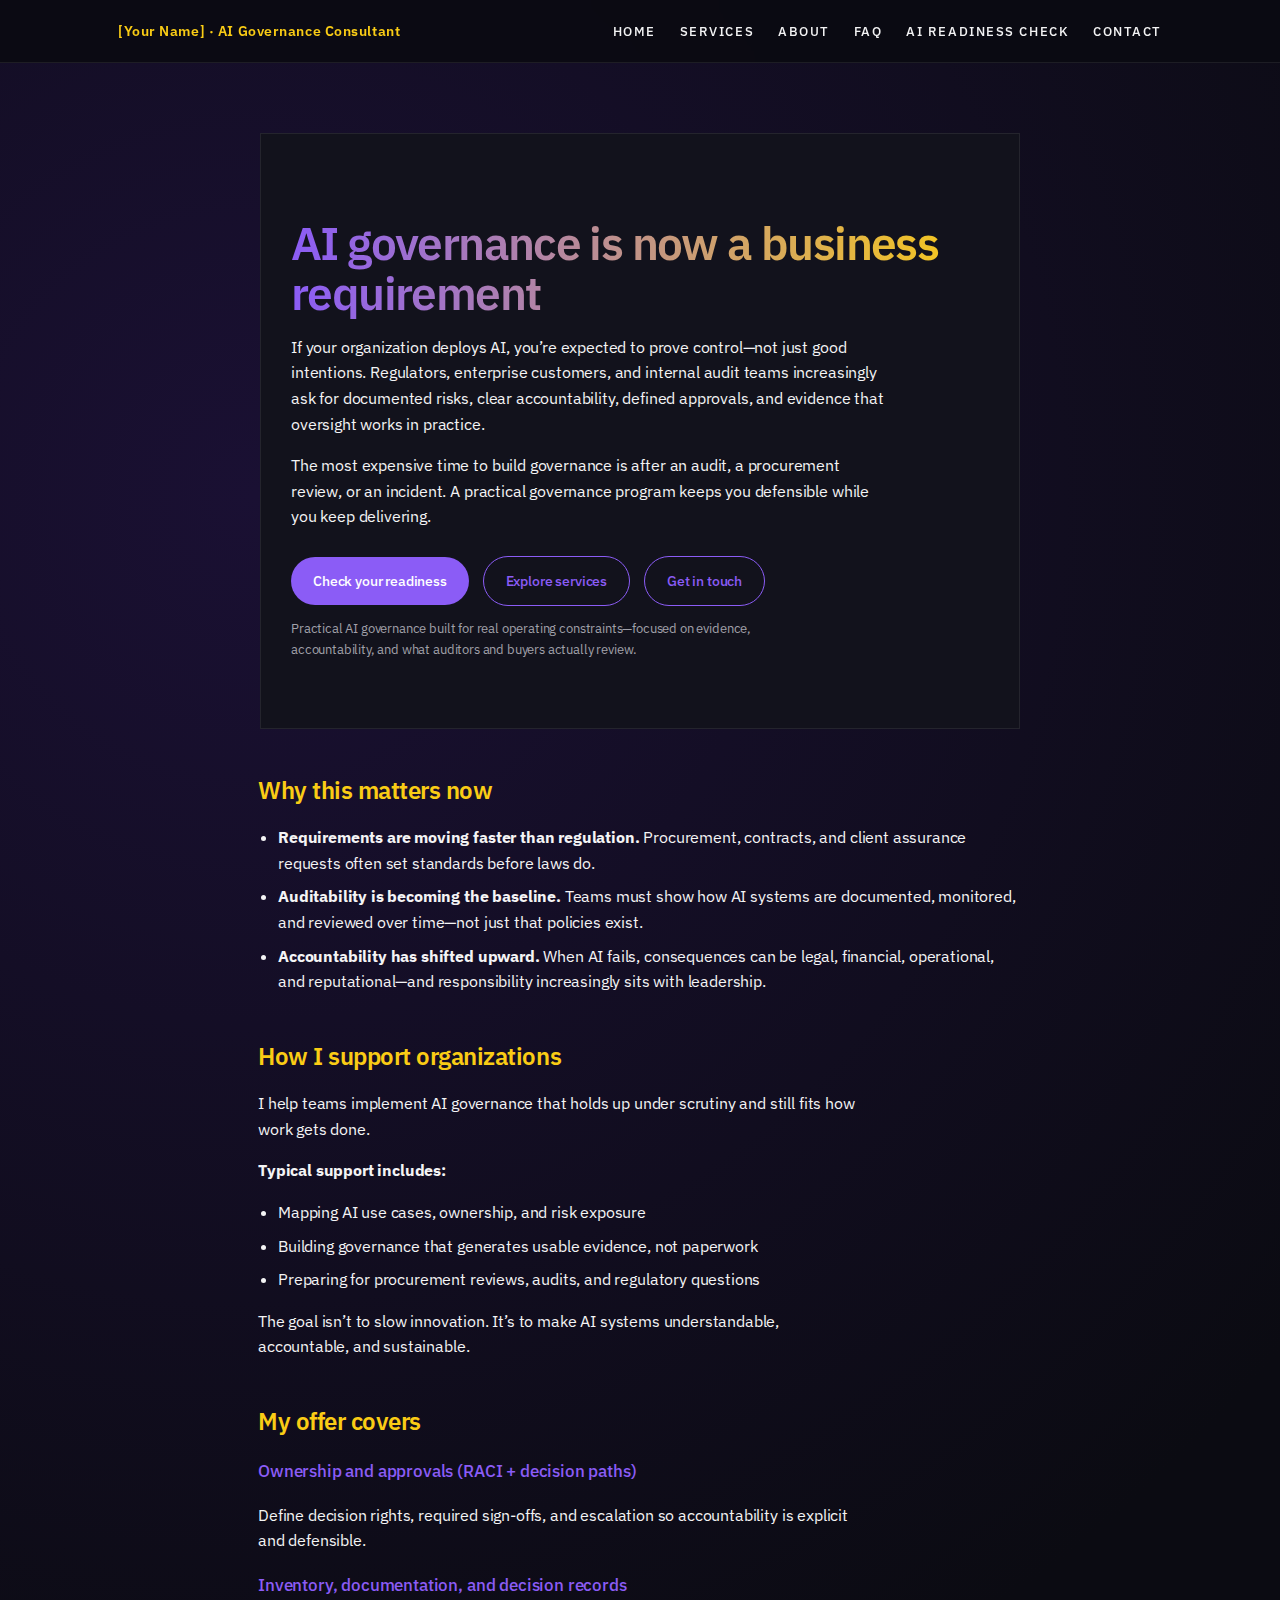
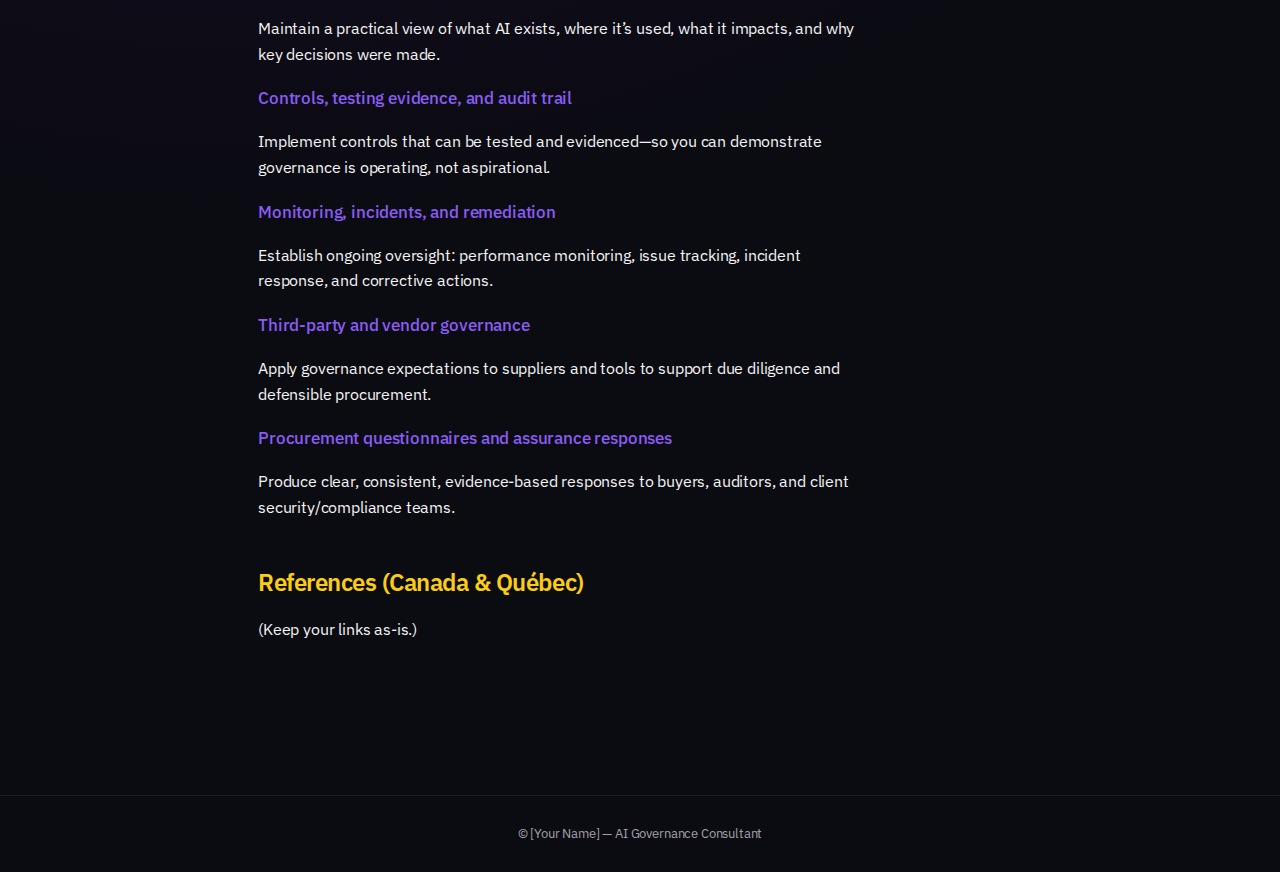
<file: index.html>
﻿<!DOCTYPE html>
<html lang="en">
<head>
    <meta charset="UTF-8">
    <meta name="viewport" content="width=device-width, initial-scale=1.0">
    <title>AIGOVv.3 | AI Governance Consultant</title>
    <meta name="description" content="Practical AI governance built for real operating constraints—focused on evidence, accountability, and audit readiness.">
    <link rel="preconnect" href="https://fonts.googleapis.com">
<link rel="preconnect" href="https://fonts.gstatic.com" crossorigin>
<link href="https://fonts.googleapis.com/css2?family=IBM+Plex+Sans:wght@400;500;600&display=swap" rel="stylesheet">
<link rel="stylesheet" href="styles.css">
</head>

<body>

<header class="site-header">
    <div class="nav">
        <div class="logo">[Your Name] · AI Governance Consultant</div>
        <nav>
            <a href="index.html">Home</a>
            <a href="services.html">Services</a>
            <a href="about.html">About</a>
            <a href="faq.html">FAQ</a>
            <a href="tool.html">AI Readiness Check</a>
            <a href="contact.html">Contact</a>
        </nav>
    </div>
</header>

<main class="container">

    <!-- HERO SECTION -->
    <section>

        <h1>AI governance is now a business requirement</h1>

        <p>
            If your organization deploys AI, you’re expected to prove control—not just good intentions.
            Regulators, enterprise customers, and internal audit teams increasingly ask for documented risks,
            clear accountability, defined approvals, and evidence that oversight works in practice.
        </p>

        <p>
            The most expensive time to build governance is after an audit, a procurement review, or an incident.
            A practical governance program keeps you defensible while you keep delivering.
        </p>

        <div>
            <a class="button primary" href="tool.html">Check your readiness</a>
            <a class="button" href="services.html">Explore services</a>
            <a class="button" href="contact.html">Get in touch</a>
        </div>

        <p class="small-note">
            Practical AI governance built for real operating constraints—focused on evidence, accountability,
            and what auditors and buyers actually review.
        </p>

    </section>


    <!-- WHY THIS MATTERS -->
    <section>

        <h2>Why this matters now</h2>

        <ul>
            <li>
                <strong>Requirements are moving faster than regulation.</strong>
                Procurement, contracts, and client assurance requests often set standards before laws do.
            </li>

            <li>
                <strong>Auditability is becoming the baseline.</strong>
                Teams must show how AI systems are documented, monitored, and reviewed over time—not just that policies exist.
            </li>

            <li>
                <strong>Accountability has shifted upward.</strong>
                When AI fails, consequences can be legal, financial, operational, and reputational—and responsibility increasingly sits with leadership.
            </li>
        </ul>

    </section>


    <!-- HOW I SUPPORT -->
    <section>

        <h2>How I support organizations</h2>

        <p>
            I help teams implement AI governance that holds up under scrutiny and still fits how work gets done.
        </p>

        <p><strong>Typical support includes:</strong></p>

        <ul>
            <li>Mapping AI use cases, ownership, and risk exposure</li>
            <li>Building governance that generates usable evidence, not paperwork</li>
            <li>Preparing for procurement reviews, audits, and regulatory questions</li>
        </ul>

        <p>
            The goal isn’t to slow innovation. It’s to make AI systems understandable, accountable, and sustainable.
        </p>

    </section>


    <!-- OFFER -->
    <section>

        <h2>My offer covers</h2>

        <h3>Ownership and approvals (RACI + decision paths)</h3>
        <p>
            Define decision rights, required sign-offs, and escalation so accountability is explicit and defensible.
        </p>

        <h3>Inventory, documentation, and decision records</h3>
        <p>
            Maintain a practical view of what AI exists, where it’s used, what it impacts, and why key decisions were made.
        </p>

        <h3>Controls, testing evidence, and audit trail</h3>
        <p>
            Implement controls that can be tested and evidenced—so you can demonstrate governance is operating, not aspirational.
        </p>

        <h3>Monitoring, incidents, and remediation</h3>
        <p>
            Establish ongoing oversight: performance monitoring, issue tracking, incident response, and corrective actions.
        </p>

        <h3>Third-party and vendor governance</h3>
        <p>
            Apply governance expectations to suppliers and tools to support due diligence and defensible procurement.
        </p>

        <h3>Procurement questionnaires and assurance responses</h3>
        <p>
            Produce clear, consistent, evidence-based responses to buyers, auditors, and client security/compliance teams.
        </p>

    </section>


    <!-- REFERENCES -->
    <section>

        <h2>References (Canada & Québec)</h2>
        <p>(Keep your links as-is.)</p>

    </section>

</main>


<footer class="site-footer">
    © [Your Name] — AI Governance Consultant
</footer>

</body>
</html>
</file>
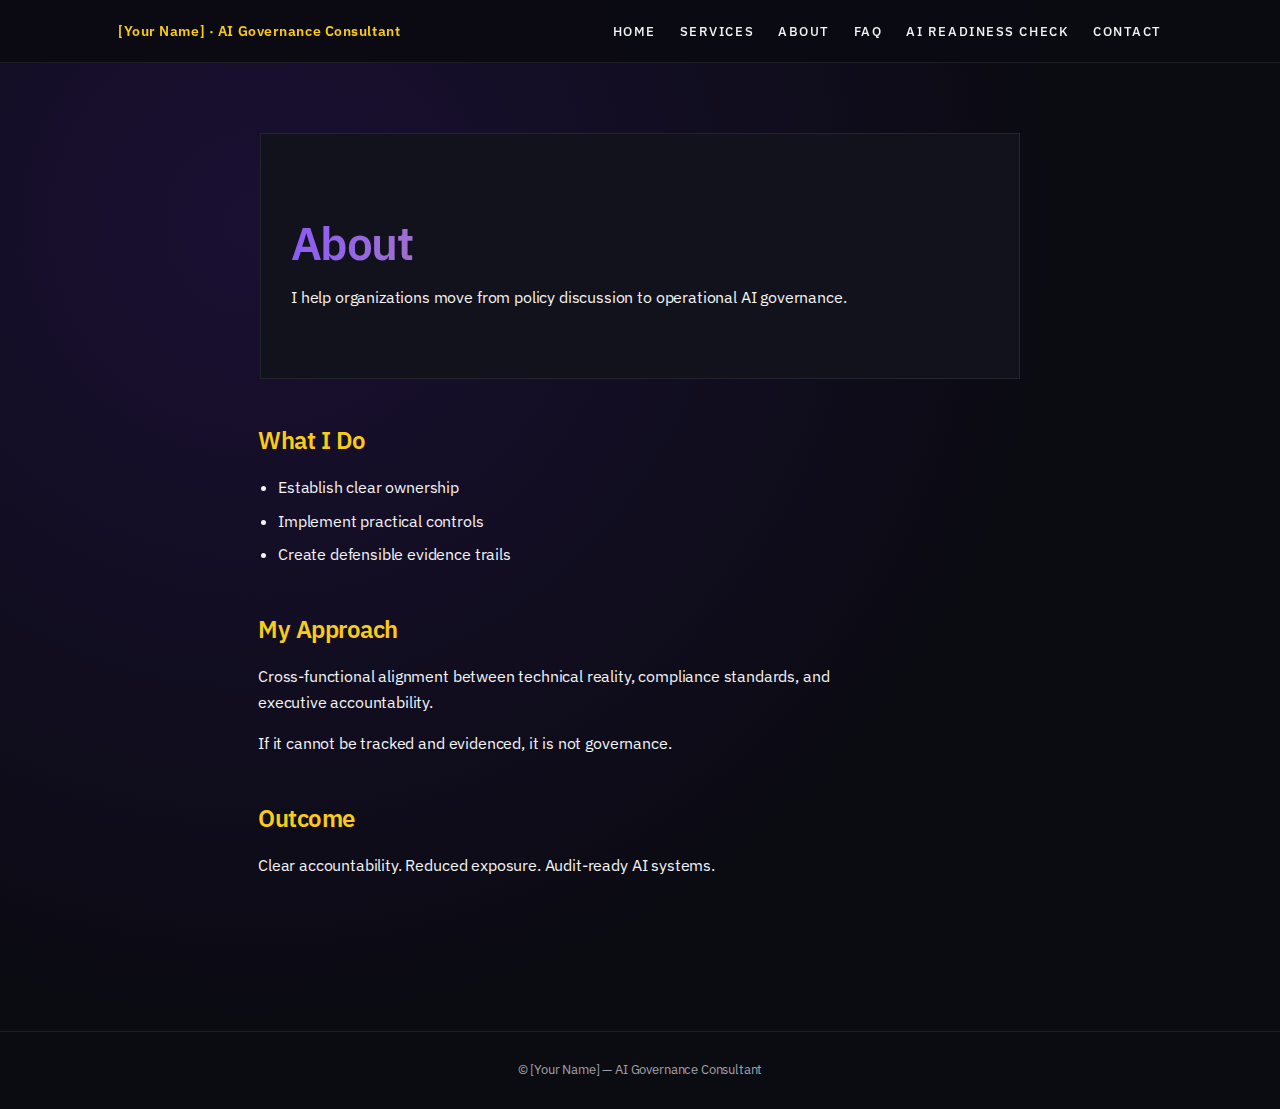
<file: about.html>
﻿<!DOCTYPE html>
<html lang="en">
<head>
<meta charset="UTF-8">
<meta name="viewport" content="width=device-width, initial-scale=1.0">
<title>About | AIGOVv.3</title>

<link rel="preconnect" href="https://fonts.googleapis.com">
<link rel="preconnect" href="https://fonts.gstatic.com" crossorigin>
<link href="https://fonts.googleapis.com/css2?family=IBM+Plex+Sans:wght@400;500;600&display=swap" rel="stylesheet">
<link rel="stylesheet" href="styles.css">
</head>

<body>

<header class="site-header">
<div class="nav">
<div class="logo">[Your Name] · AI Governance Consultant</div>
<nav>
<a href="index.html">Home</a>
<a href="services.html">Services</a>
<a href="about.html">About</a>
<a href="faq.html">FAQ</a>
<a href="tool.html">AI Readiness Check</a>
<a href="contact.html">Contact</a>
</nav>
</div>
</header>

<main class="container">

<section>
<h1>About</h1>
<p>I help organizations move from policy discussion to operational AI governance.</p>
</section>

<section>
<h2>What I Do</h2>
<ul>
<li>Establish clear ownership</li>
<li>Implement practical controls</li>
<li>Create defensible evidence trails</li>
</ul>
</section>

<section>
<h2>My Approach</h2>
<p>Cross-functional alignment between technical reality, compliance standards, and executive accountability.</p>
<p>If it cannot be tracked and evidenced, it is not governance.</p>
</section>

<section>
<h2>Outcome</h2>
<p>Clear accountability. Reduced exposure. Audit-ready AI systems.</p>
</section>

</main>

<footer class="site-footer">
© [Your Name] — AI Governance Consultant
</footer>

</body>
</html>
</file>
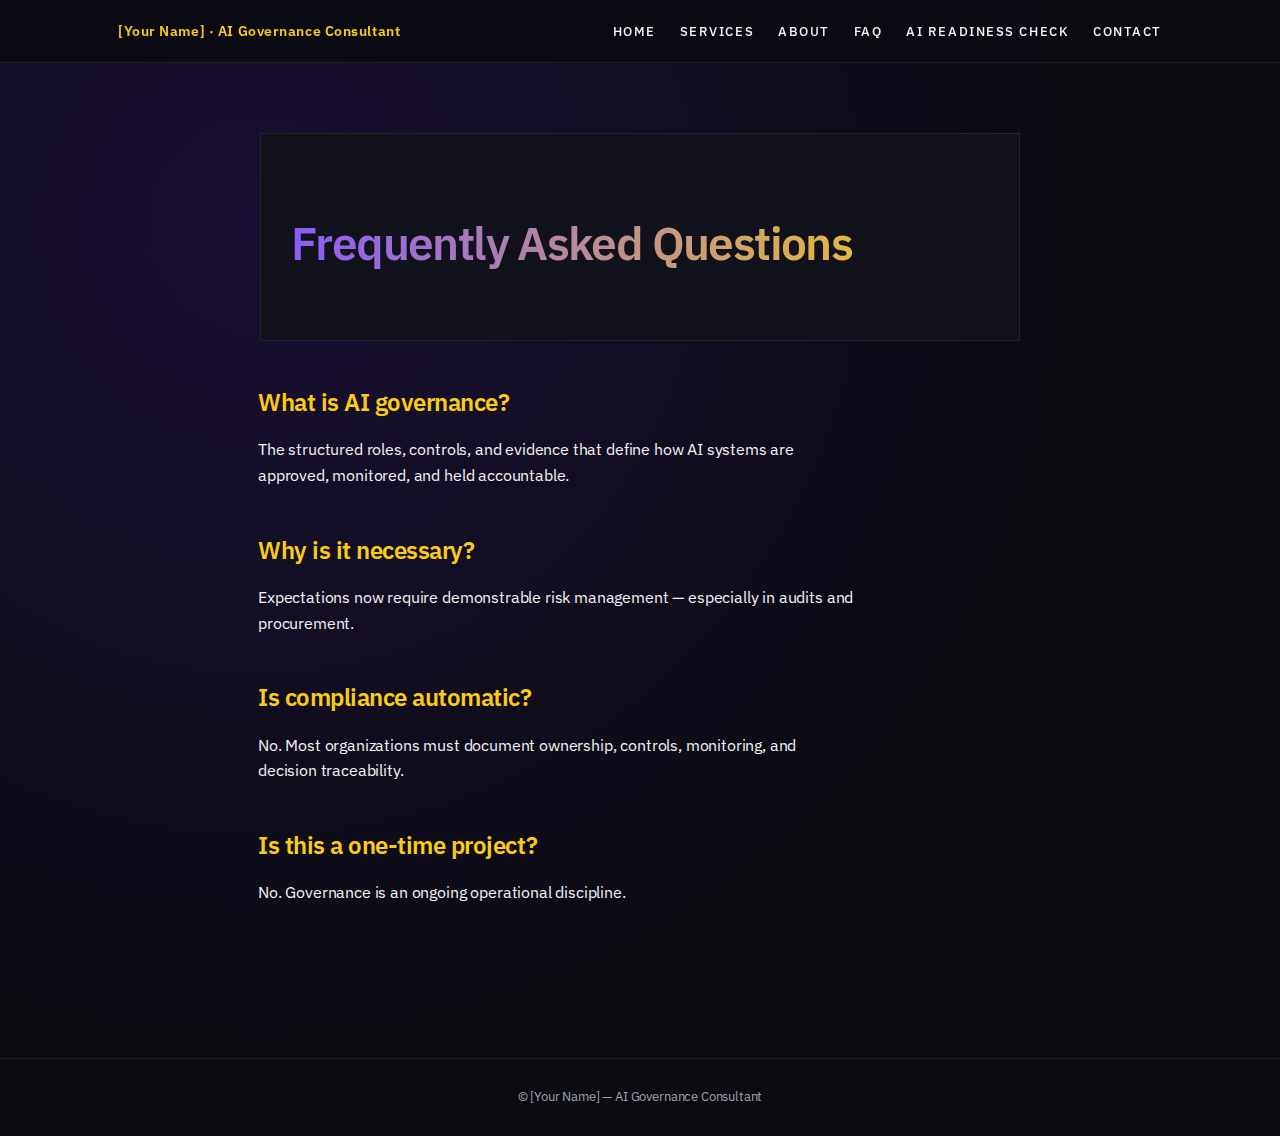
<file: faq.html>
﻿<!DOCTYPE html>
<html lang="en">
<head>
<meta charset="UTF-8">
<meta name="viewport" content="width=device-width, initial-scale=1.0">
<title>FAQ | AIGOVv.3</title>

<link rel="preconnect" href="https://fonts.googleapis.com">
<link rel="preconnect" href="https://fonts.gstatic.com" crossorigin>
<link href="https://fonts.googleapis.com/css2?family=IBM+Plex+Sans:wght@400;500;600&display=swap" rel="stylesheet">
<link rel="stylesheet" href="styles.css">
</head>

<body>

<header class="site-header">
<div class="nav">
<div class="logo">[Your Name] · AI Governance Consultant</div>
<nav>
<a href="index.html">Home</a>
<a href="services.html">Services</a>
<a href="about.html">About</a>
<a href="faq.html">FAQ</a>
<a href="tool.html">AI Readiness Check</a>
<a href="contact.html">Contact</a>
</nav>
</div>
</header>

<main class="container">

<section>
<h1>Frequently Asked Questions</h1>
</section>

<section>
<h2>What is AI governance?</h2>
<p>The structured roles, controls, and evidence that define how AI systems are approved, monitored, and held accountable.</p>
</section>

<section>
<h2>Why is it necessary?</h2>
<p>Expectations now require demonstrable risk management — especially in audits and procurement.</p>
</section>

<section>
<h2>Is compliance automatic?</h2>
<p>No. Most organizations must document ownership, controls, monitoring, and decision traceability.</p>
</section>

<section>
<h2>Is this a one-time project?</h2>
<p>No. Governance is an ongoing operational discipline.</p>
</section>

</main>

<footer class="site-footer">
© [Your Name] — AI Governance Consultant
</footer>

</body>
</html>
</file>
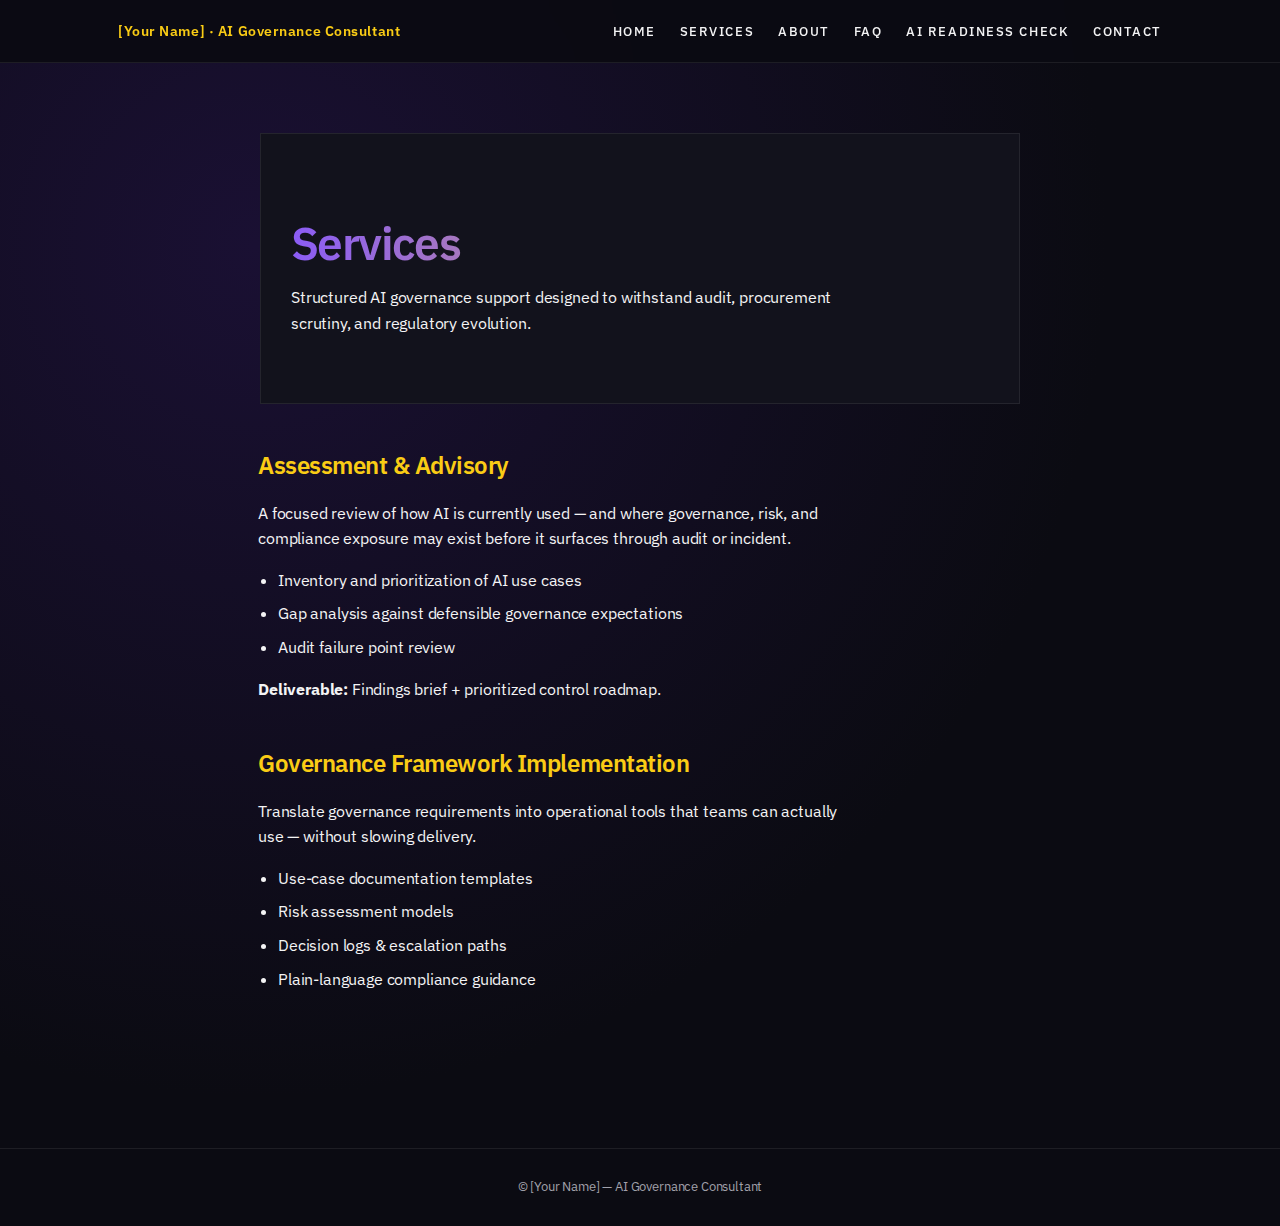
<file: services_backup.html>
﻿<!DOCTYPE html>
<html lang="en">
<head>
  <meta charset="UTF-8">
  <meta name="viewport" content="width=device-width, initial-scale=1.0">
  <title>Services | AIGOVv.3</title>

  <link rel="preconnect" href="https://fonts.googleapis.com">
  <link rel="preconnect" href="https://fonts.gstatic.com" crossorigin>
  <link href="https://fonts.googleapis.com/css2?family=IBM+Plex+Sans:wght@400;500;600&display=swap" rel="stylesheet">
  <link rel="stylesheet" href="styles.css">
</head>

<body>

<header class="site-header">
  <div class="nav">
    <div class="logo">[Your Name] · AI Governance Consultant</div>
    <nav>
      <a href="index.html">Home</a>
      <a href="services.html">Services</a>
      <a href="about.html">About</a>
      <a href="faq.html">FAQ</a>
      <a href="tool.html">AI Readiness Check</a>
      <a href="contact.html">Contact</a>
    </nav>
  </div>
</header>

<main class="container">

<section>
<h1>Services</h1>
<p>Structured AI governance support designed to withstand audit, procurement scrutiny, and regulatory evolution.</p>
</section>

<section>
<h2>Assessment & Advisory</h2>

<p>A focused review of how AI is currently used — and where governance, risk, and compliance exposure may exist before it surfaces through audit or incident.</p>

<ul>
<li>Inventory and prioritization of AI use cases</li>
<li>Gap analysis against defensible governance expectations</li>
<li>Audit failure point review</li>
</ul>

<p><strong>Deliverable:</strong> Findings brief + prioritized control roadmap.</p>
</section>

<section>
<h2>Governance Framework Implementation</h2>

<p>Translate governance requirements into operational tools that teams can actually use — without slowing delivery.</p>

<ul>
<li>Use-case documentation templates</li>
<li>Risk assessment models</li>
<li>Decision logs & escalation paths</li>
<li>Plain-language compliance guidance</li>
</ul>

</section>

</main>

<footer class="site-footer">
© [Your Name] — AI Governance Consultant
</footer>

</body>
</html>
</file>
<file: styles.css>
﻿@import url('https://fonts.googleapis.com/css2?family=IBM+Plex+Sans:wght@400;500;600&display=swap');

:root {
  --bg: #0b0b12;
  --primary: #8b5cf6;
  --accent: #facc15;
  --text: #f4f4f5;
  --muted: #a1a1aa;
  --border: rgba(255,255,255,0.08);
}

/* Base */
* {
  box-sizing: border-box;
}

body {
  margin: 0;
  font-family: "IBM Plex Sans", -apple-system, BlinkMacSystemFont, sans-serif;
  font-weight: 400;
  font-size: 16px;
  line-height: 1.6;
  letter-spacing: -0.01em;
  background: radial-gradient(circle at 20% 20%, #1a1033 0%, #0b0b12 60%);
  color: var(--text);
}

/* Header */
.site-header {
  position: sticky;
  top: 0;
  z-index: 1000;
  background: rgba(11,11,18,0.95);
  backdrop-filter: blur(18px);
  border-bottom: 1px solid var(--border);
}

.nav {
  max-width: 1100px;
  margin: 0 auto;
  padding: 18px 28px;
  display: flex;
  justify-content: space-between;
  align-items: center;
}

.logo {
  font-weight: 600;
  font-size: 14px;
  letter-spacing: 0.04em;
  color: var(--accent);
}

.nav a {
  text-decoration: none;
  color: var(--text);
  margin-left: 20px;
  font-size: 13px;
  font-weight: 500;
  letter-spacing: 0.12em;
  text-transform: uppercase;
  position: relative;
  padding-bottom: 3px;
}

.nav a::after {
  content: "";
  position: absolute;
  left: 0;
  bottom: 0;
  width: 0%;
  height: 1px;
  background: var(--accent);
  transition: width 0.2s ease;
}

.nav a:hover::after {
  width: 100%;
}

/* Layout */
.container {
  max-width: 820px;
  margin: 0 auto;
  padding: 70px 28px;
}

/* Hero */
main > section:first-of-type {
  max-width: 760px;
  margin: 0 auto;
  padding: 55px 30px;
  border: 1px solid var(--border);
  background: #12121c;
}

h1 {
  font-size: clamp(32px, 4vw, 46px);
  font-weight: 600;
  line-height: 1.08;
  letter-spacing: -0.035em;
  margin-bottom: 16px;
  background: linear-gradient(90deg, var(--primary), var(--accent));
  -webkit-background-clip: text;
  -webkit-text-fill-color: transparent;
}

h2 {
  font-size: 24px;
  font-weight: 600;
  margin-top: 42px;
  margin-bottom: 14px;
  letter-spacing: -0.02em;
  color: var(--accent);
}

h3 {
  font-size: 17px;
  font-weight: 500;
  margin-top: 18px;
  color: var(--primary);
}

p {
  max-width: 60ch;
  margin-bottom: 12px;
}

.small-note {
  font-size: 13px;
  color: var(--muted);
}

/* Buttons */
.button {
  display: inline-block;
  padding: 13px 22px;
  margin-top: 14px;
  margin-right: 10px;
  font-size: 14px;
  font-weight: 500;
  text-decoration: none;
  border-radius: 999px;
  border: 1px solid var(--primary);
  color: var(--primary);
  transition: all 0.2s ease;
}

.button:hover {
  background: var(--primary);
  color: white;
}

.button.primary {
  background: var(--primary);
  border: none;
  color: white;
}

.button.primary:hover {
  background: #7c3aed;
}

/* Lists */
ul {
  padding-left: 20px;
}

li {
  margin-bottom: 8px;
}

/* Footer */
.site-footer {
  margin-top: 70px;
  padding: 28px 0;
  text-align: center;
  font-size: 13px;
  color: var(--muted);
  border-top: 1px solid var(--border);
}
</file>
